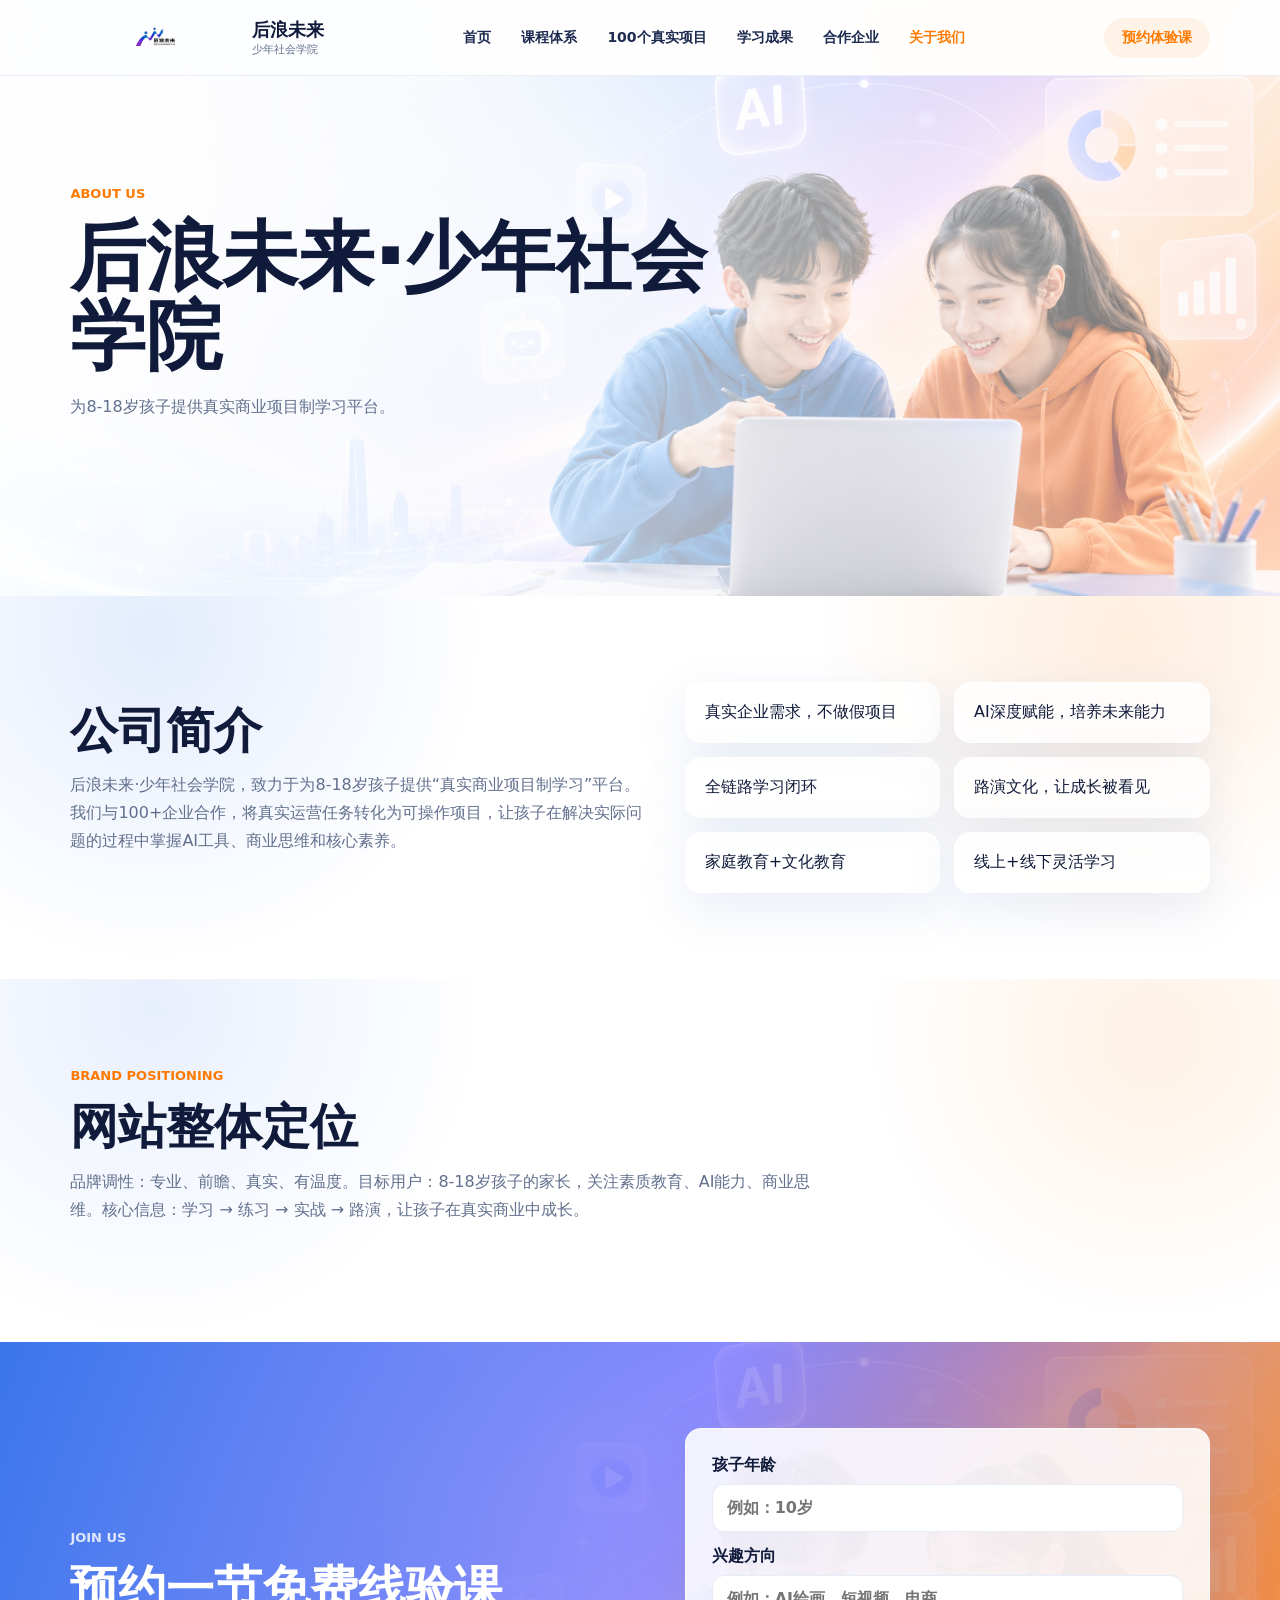
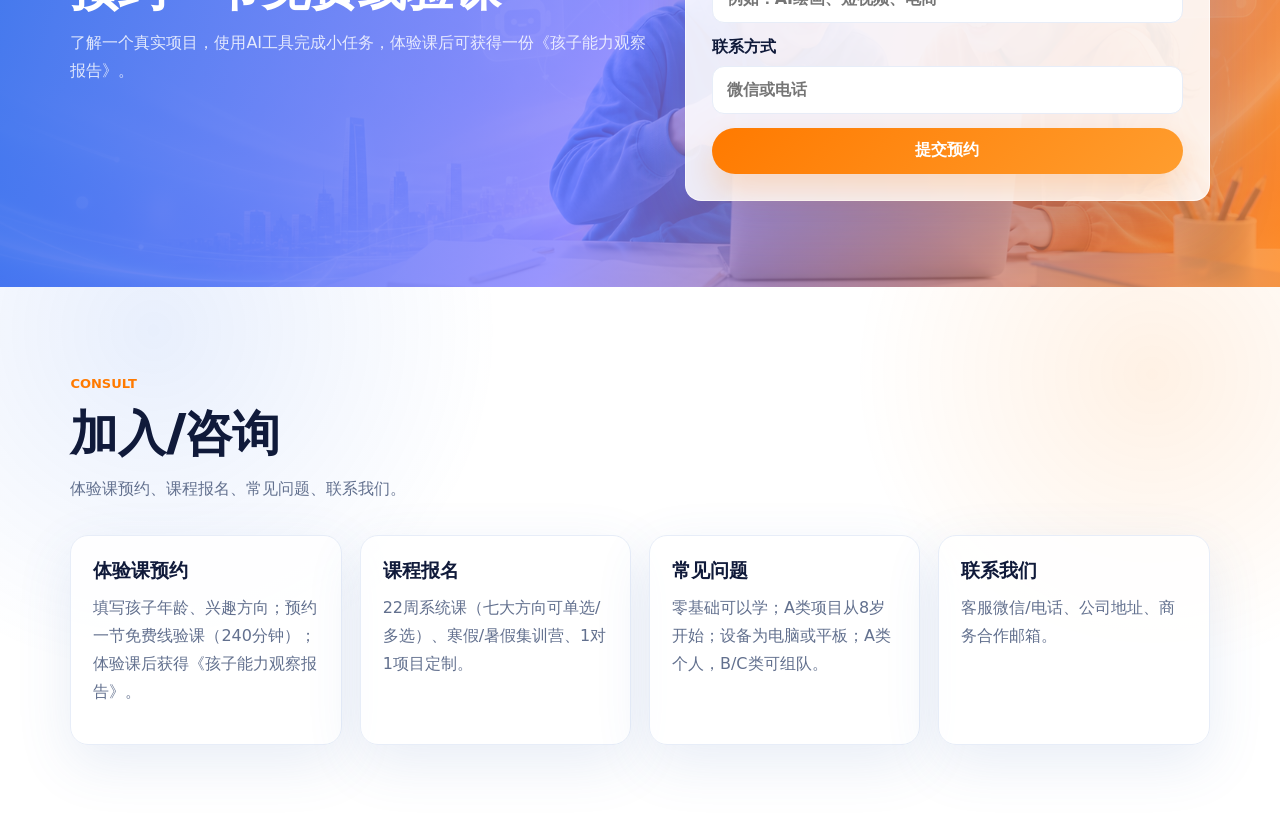
<file: about.html>
﻿<!doctype html>
<html lang="zh-CN">
  <head><meta charset="utf-8" /><meta name="viewport" content="width=device-width, initial-scale=1" /><title>关于我们 - 后浪未来</title><link rel="stylesheet" href="styles.css" /></head>
  <body>
    <header class="site-header"><a class="brand" href="index.html"><img class="brand-logo" src="logo-houlang.png" alt="后浪未来 Logo"><span><strong>后浪未来</strong><small>少年社会学院</small></span></a><nav class="main-nav"><a href="index.html">首页</a><a href="courses.html">课程体系</a><a href="projects.html">100个真实项目</a><a href="results.html">学习成果</a><a href="partners.html">合作企业</a><a href="about.html" class="active">关于我们</a></nav><a class="pill-link" href="#join">预约体验课</a></header>
    <main>
      <section class="page-hero page-hero--about"><div><p class="eyebrow">About Us</p><h1>后浪未来·少年社会学院</h1><p>为8-18岁孩子提供真实商业项目制学习平台。</p></div></section>
      <section class="about-stage">
        <div><h2>公司简介</h2><p>后浪未来·少年社会学院，致力于为8-18岁孩子提供“真实商业项目制学习”平台。我们与100+企业合作，将真实运营任务转化为可操作项目，让孩子在解决实际问题的过程中掌握AI工具、商业思维和核心素养。</p></div>
        <div class="about-advantages"><span>真实企业需求，不做假项目</span><span>AI深度赋能，培养未来能力</span><span>全链路学习闭环</span><span>路演文化，让成长被看见</span><span>家庭教育+文化教育</span><span>线上+线下灵活学习</span></div>
      </section>
      <section class="consult-section">
        <div class="band-head"><p class="eyebrow">Brand Positioning</p><h2>网站整体定位</h2><p>品牌调性：专业、前瞻、真实、有温度。目标用户：8-18岁孩子的家长，关注素质教育、AI能力、商业思维。核心信息：学习 → 练习 → 实战 → 路演，让孩子在真实商业中成长。</p></div>
      </section>
      <section id="join" class="join-page">
        <div><p class="eyebrow">Join Us</p><h2>预约一节免费线验课</h2><p>了解一个真实项目，使用AI工具完成小任务，体验课后可获得一份《孩子能力观察报告》。</p></div>
        <form class="lead-form"><label>孩子年龄<input type="text" placeholder="例如：10岁"></label><label>兴趣方向<input type="text" placeholder="例如：AI绘画、短视频、电商"></label><label>联系方式<input type="text" placeholder="微信或电话"></label><button type="button">提交预约</button></form>
      </section>
      <section class="consult-section">
        <div class="band-head"><p class="eyebrow">Consult</p><h2>加入/咨询</h2><p>体验课预约、课程报名、常见问题、联系我们。</p></div>
        <div class="consult-grid">
          <article><h3>体验课预约</h3><p>填写孩子年龄、兴趣方向；预约一节免费线验课（240分钟）；体验课后获得《孩子能力观察报告》。</p></article>
          <article><h3>课程报名</h3><p>22周系统课（七大方向可单选/多选）、寒假/暑假集训营、1对1项目定制。</p></article>
          <article><h3>常见问题</h3><p>零基础可以学；A类项目从8岁开始；设备为电脑或平板；A类个人，B/C类可组队。</p></article>
          <article><h3>联系我们</h3><p>客服微信/电话、公司地址、商务合作邮箱。</p></article>
        </div>
      </section>
    </main>
  </body>
</html>
</file>
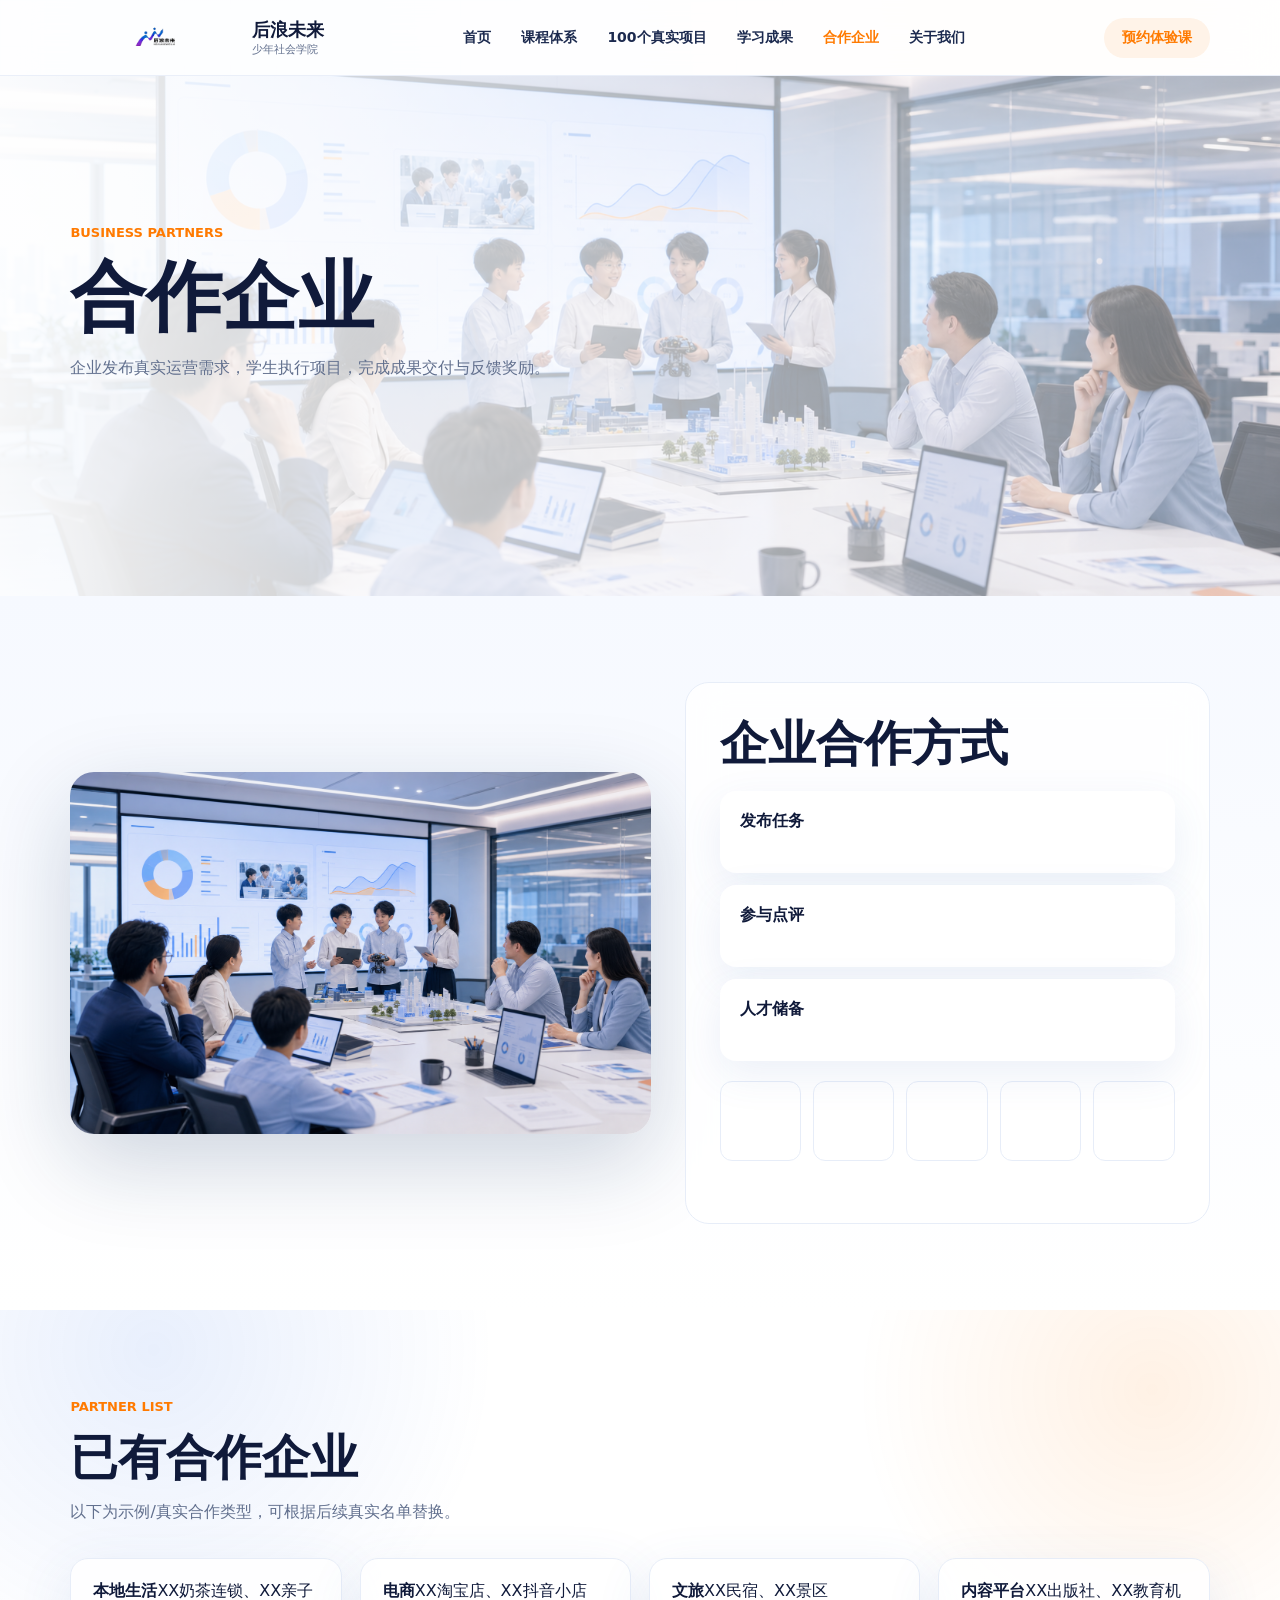
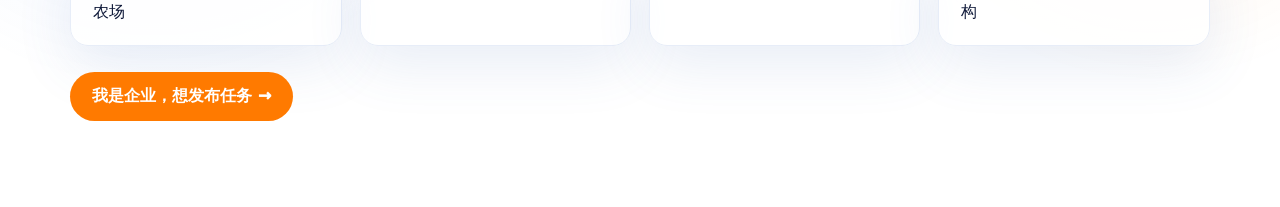
<file: partners.html>
﻿<!doctype html>
<html lang="zh-CN">
  <head><meta charset="utf-8" /><meta name="viewport" content="width=device-width, initial-scale=1" /><title>合作企业 - 后浪未来</title><link rel="stylesheet" href="styles.css" /></head>
  <body>
    <header class="site-header"><a class="brand" href="index.html"><img class="brand-logo" src="logo-houlang.png" alt="后浪未来 Logo"><span><strong>后浪未来</strong><small>少年社会学院</small></span></a><nav class="main-nav"><a href="index.html">首页</a><a href="courses.html">课程体系</a><a href="projects.html">100个真实项目</a><a href="results.html">学习成果</a><a href="partners.html" class="active">合作企业</a><a href="about.html">关于我们</a></nav><a class="pill-link" href="about.html#join">预约体验课</a></header>
    <main>
      <section class="page-hero page-hero--partners"><div><p class="eyebrow">Business Partners</p><h1>合作企业</h1><p>企业发布真实运营需求，学生执行项目，完成成果交付与反馈奖励。</p></div></section>
      <section class="partner-stage">
        <img src="section-partners.png" alt="企业合作">
        <div class="partner-glass">
          <h2>企业合作方式</h2>
          <div class="partner-methods"><article><b>发布任务</b><span>企业发布真实运营需求，获得低成本解决方案。</span></article><article><b>参与点评</b><span>企业导师参与项目指导，提升品牌影响力。</span></article><article><b>人才储备</b><span>提前发现优秀的未来运营人才。</span></article></div>
          <div class="partner-flow"><span>提交需求</span><span>项目拆解</span><span>学生执行</span><span>成果交付</span><span>反馈奖励</span></div>
        </div>
      </section>
      <section class="partner-list-section">
        <div class="band-head"><p class="eyebrow">Partner List</p><h2>已有合作企业</h2><p>以下为示例/真实合作类型，可根据后续真实名单替换。</p></div>
        <div class="partner-category-grid">
          <article><b>本地生活</b><span>XX奶茶连锁、XX亲子农场</span></article>
          <article><b>电商</b><span>XX淘宝店、XX抖音小店</span></article>
          <article><b>文旅</b><span>XX民宿、XX景区</span></article>
          <article><b>内容平台</b><span>XX出版社、XX教育机构</span></article>
        </div>
        <a class="partner-submit" href="about.html#join">我是企业，想发布任务 →</a>
      </section>
    </main>
  </body>
</html>
</file>
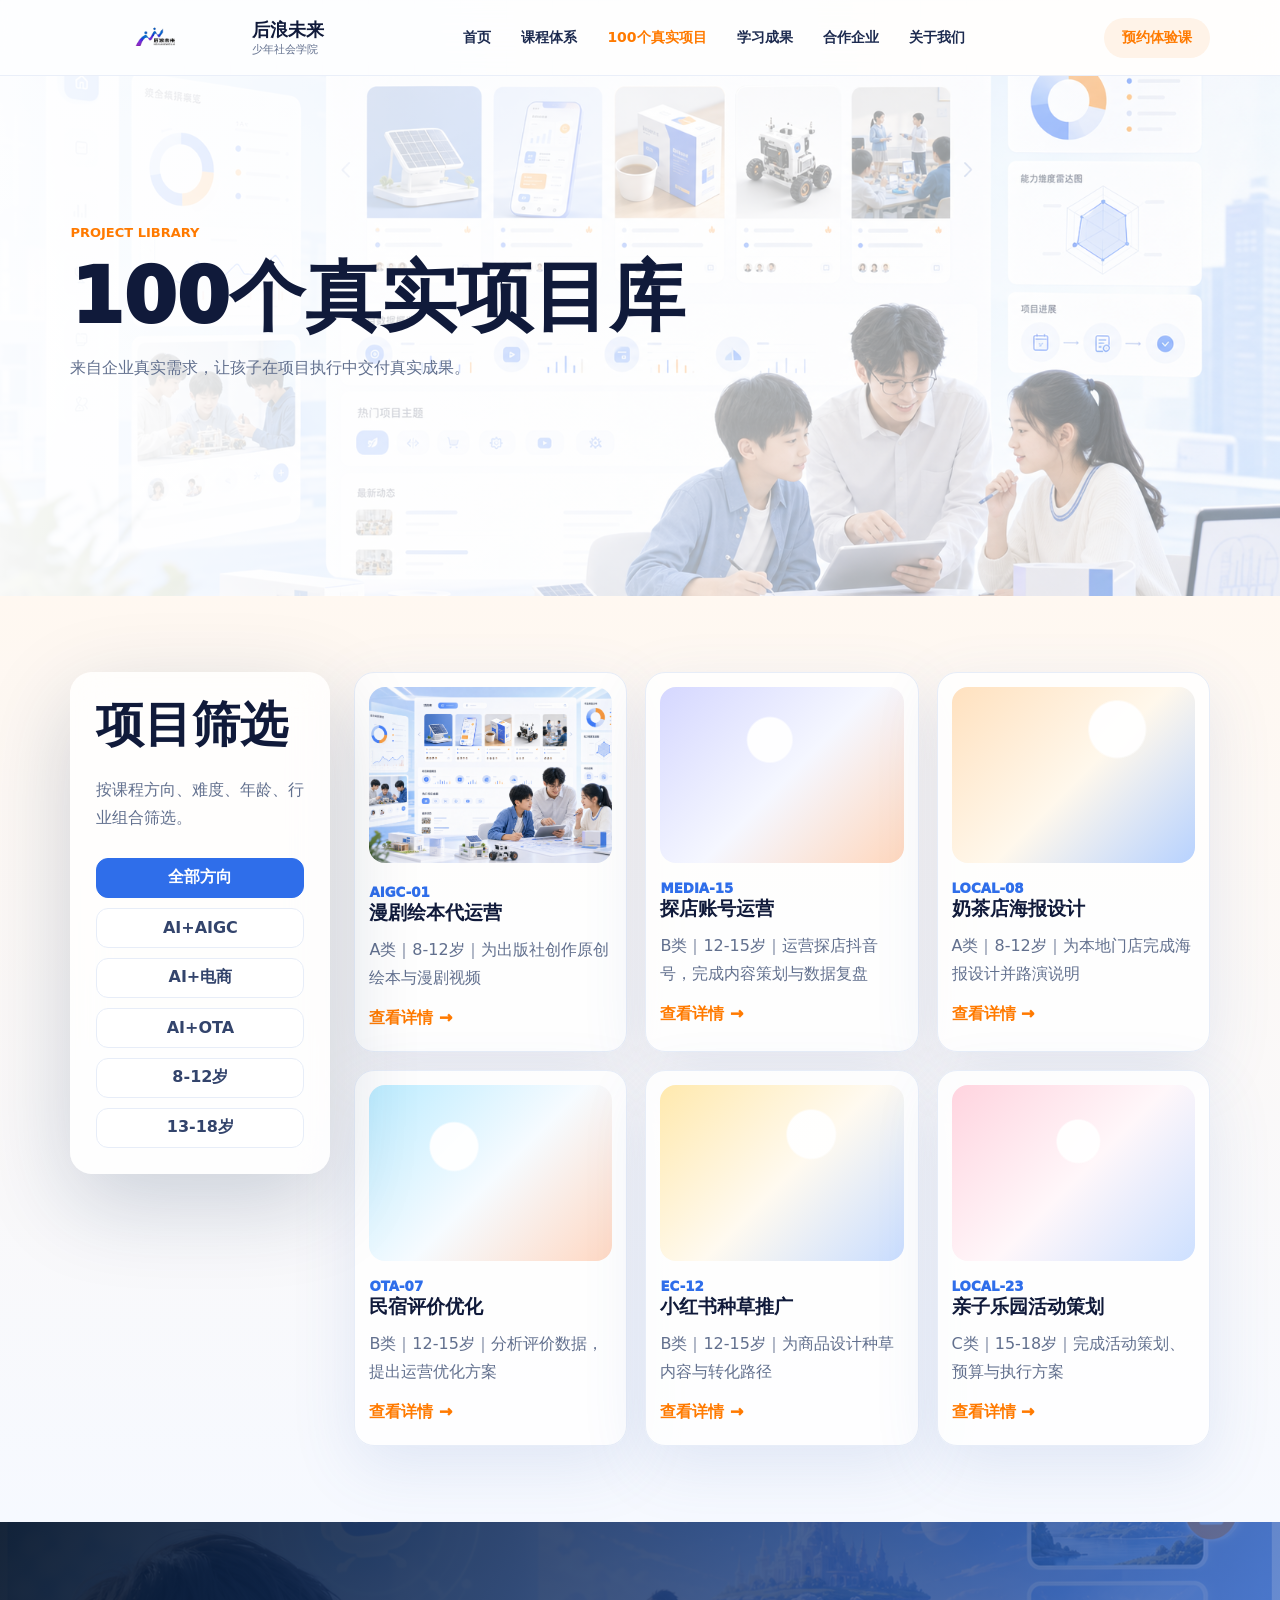
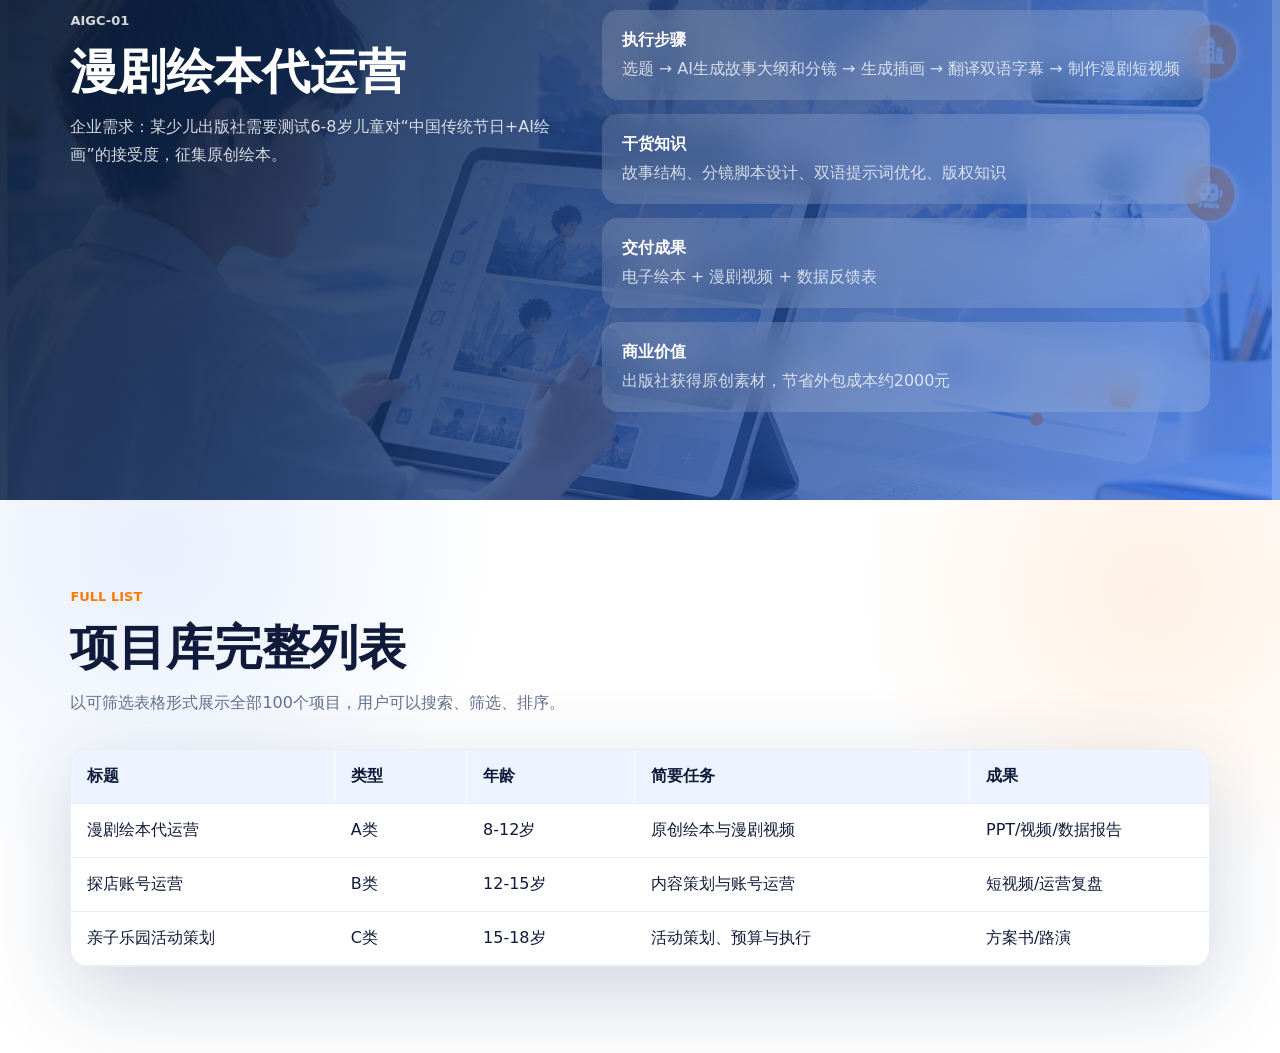
<file: projects.html>
﻿<!doctype html>
<html lang="zh-CN">
  <head><meta charset="utf-8" /><meta name="viewport" content="width=device-width, initial-scale=1" /><title>100个真实项目 - 后浪未来</title><link rel="stylesheet" href="styles.css" /></head>
  <body>
    <header class="site-header">
      <a class="brand" href="index.html"><img class="brand-logo" src="logo-houlang.png" alt="后浪未来 Logo"><span><strong>后浪未来</strong><small>少年社会学院</small></span></a>
      <nav class="main-nav"><a href="index.html">首页</a><a href="courses.html">课程体系</a><a href="projects.html" class="active">100个真实项目</a><a href="results.html">学习成果</a><a href="partners.html">合作企业</a><a href="about.html">关于我们</a></nav>
      <a class="pill-link" href="about.html#join">预约体验课</a>
    </header>
    <main>
      <section class="page-hero page-hero--projects">
        <div><p class="eyebrow">Project Library</p><h1>100个真实项目库</h1><p>来自企业真实需求，让孩子在项目执行中交付真实成果。</p></div>
      </section>
      <section class="project-experience">
        <aside>
          <h2>项目筛选</h2>
          <p>按课程方向、难度、年龄、行业组合筛选。</p>
          <button class="filter active" type="button">全部方向</button><button class="filter" type="button">AI+AIGC</button><button class="filter" type="button">AI+电商</button><button class="filter" type="button">AI+OTA</button><button class="filter" type="button">8-12岁</button><button class="filter" type="button">13-18岁</button>
        </aside>
        <div class="project-showcase">
          <article><img src="section-projects.png" alt="漫剧绘本代运营"><small>AIGC-01</small><h3>漫剧绘本代运营</h3><p>A类｜8-12岁｜为出版社创作原创绘本与漫剧视频</p><a href="#project-detail">查看详情 →</a></article>
          <article><div class="project-thumb purple"></div><small>MEDIA-15</small><h3>探店账号运营</h3><p>B类｜12-15岁｜运营探店抖音号，完成内容策划与数据复盘</p><a href="#project-detail">查看详情 →</a></article>
          <article><div class="project-thumb orange"></div><small>LOCAL-08</small><h3>奶茶店海报设计</h3><p>A类｜8-12岁｜为本地门店完成海报设计并路演说明</p><a href="#project-detail">查看详情 →</a></article>
          <article><div class="project-thumb cyan"></div><small>OTA-07</small><h3>民宿评价优化</h3><p>B类｜12-15岁｜分析评价数据，提出运营优化方案</p><a href="#project-detail">查看详情 →</a></article>
          <article><div class="project-thumb gold"></div><small>EC-12</small><h3>小红书种草推广</h3><p>B类｜12-15岁｜为商品设计种草内容与转化路径</p><a href="#project-detail">查看详情 →</a></article>
          <article><div class="project-thumb pink"></div><small>LOCAL-23</small><h3>亲子乐园活动策划</h3><p>C类｜15-18岁｜完成活动策划、预算与执行方案</p><a href="#project-detail">查看详情 →</a></article>
        </div>
      </section>
      <section id="project-detail" class="project-detail-page">
        <div class="detail-copy">
          <p class="eyebrow">AIGC-01</p>
          <h2>漫剧绘本代运营</h2>
          <p>企业需求：某少儿出版社需要测试6-8岁儿童对“中国传统节日+AI绘画”的接受度，征集原创绘本。</p>
        </div>
        <div class="detail-steps">
          <article><b>执行步骤</b><span>选题 → AI生成故事大纲和分镜 → 生成插画 → 翻译双语字幕 → 制作漫剧短视频</span></article>
          <article><b>干货知识</b><span>故事结构、分镜脚本设计、双语提示词优化、版权知识</span></article>
          <article><b>交付成果</b><span>电子绘本 + 漫剧视频 + 数据反馈表</span></article>
          <article><b>商业价值</b><span>出版社获得原创素材，节省外包成本约2000元</span></article>
        </div>
      </section>

      <section class="full-project-list">
        <div class="band-head"><p class="eyebrow">Full List</p><h2>项目库完整列表</h2><p>以可筛选表格形式展示全部100个项目，用户可以搜索、筛选、排序。</p></div>
        <div class="project-table">
          <div><b>标题</b><b>类型</b><b>年龄</b><b>简要任务</b><b>成果</b></div>
          <div><span>漫剧绘本代运营</span><span>A类</span><span>8-12岁</span><span>原创绘本与漫剧视频</span><span>PPT/视频/数据报告</span></div>
          <div><span>探店账号运营</span><span>B类</span><span>12-15岁</span><span>内容策划与账号运营</span><span>短视频/运营复盘</span></div>
          <div><span>亲子乐园活动策划</span><span>C类</span><span>15-18岁</span><span>活动策划、预算与执行</span><span>方案书/路演</span></div>
        </div>
      </section>
    </main>
  </body>
</html>
</file>
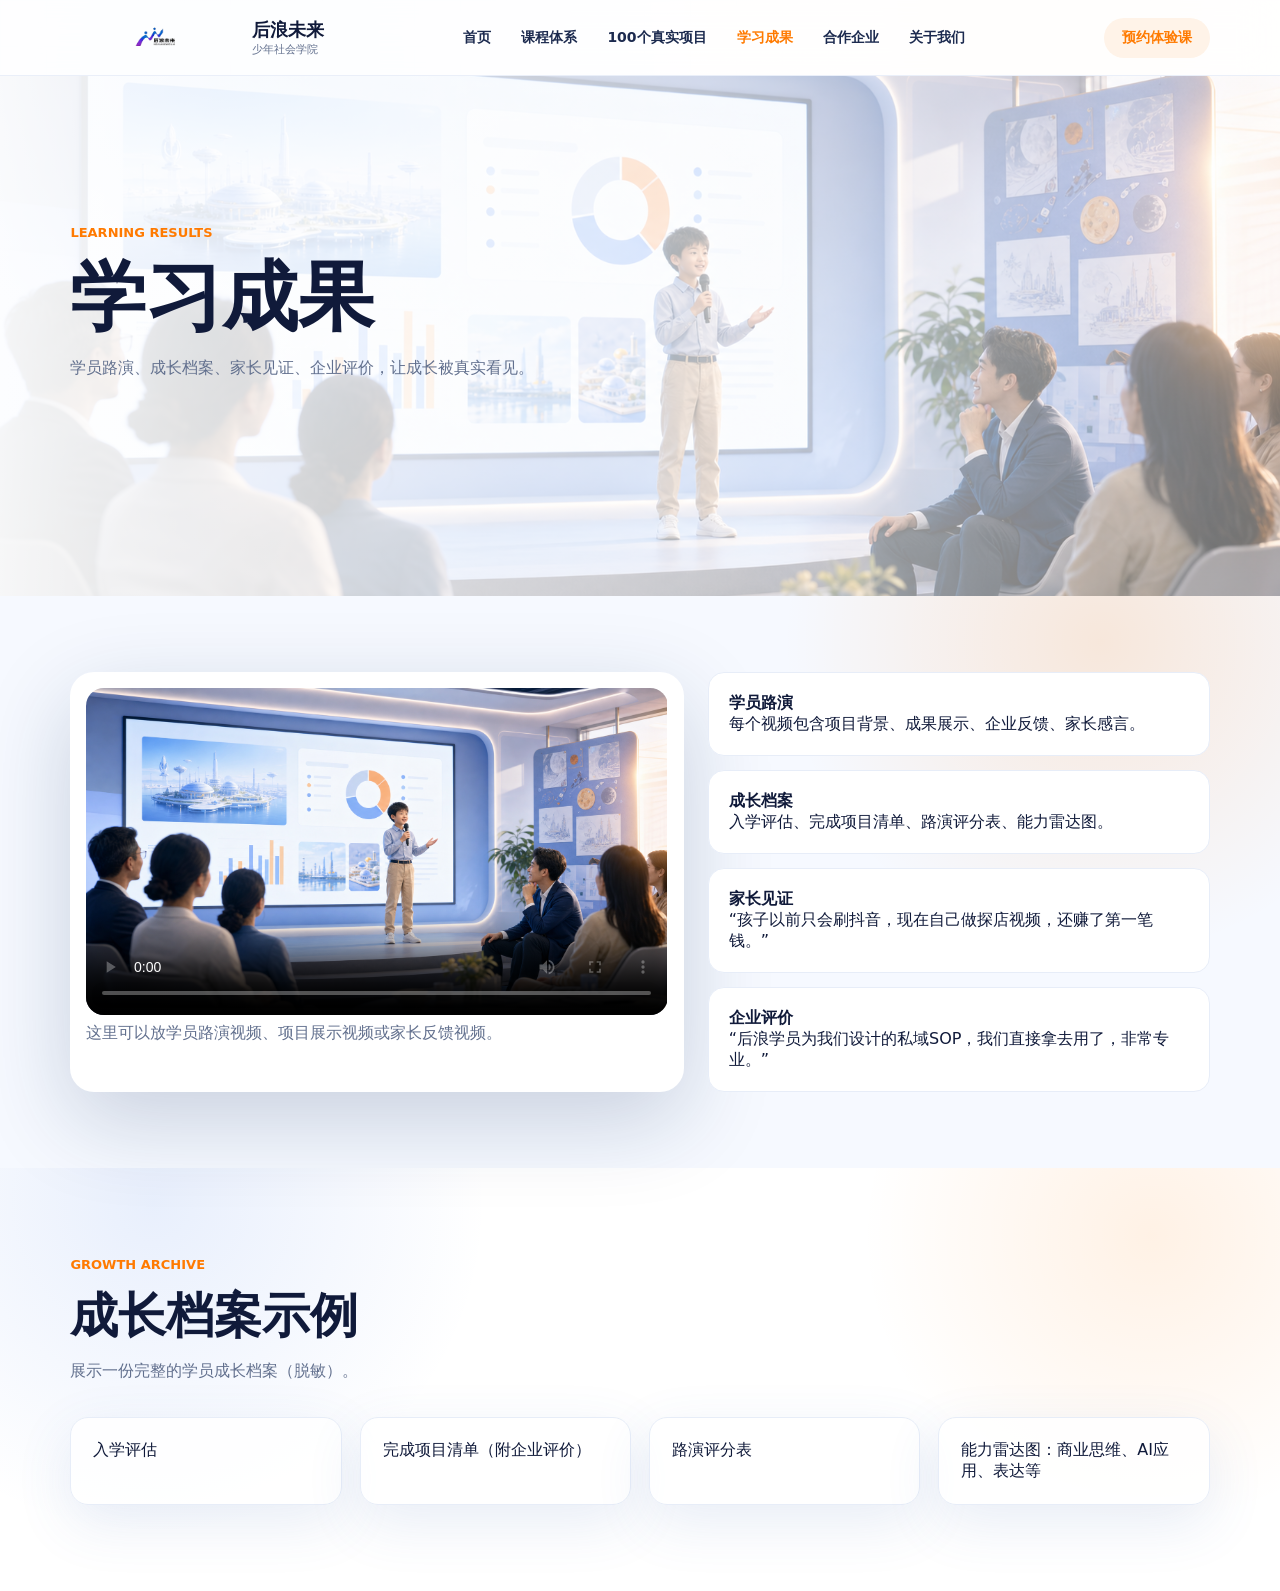
<file: results.html>
﻿<!doctype html>
<html lang="zh-CN">
  <head><meta charset="utf-8" /><meta name="viewport" content="width=device-width, initial-scale=1" /><title>学习成果 - 后浪未来</title><link rel="stylesheet" href="styles.css" /></head>
  <body>
    <header class="site-header"><a class="brand" href="index.html"><img class="brand-logo" src="logo-houlang.png" alt="后浪未来 Logo"><span><strong>后浪未来</strong><small>少年社会学院</small></span></a><nav class="main-nav"><a href="index.html">首页</a><a href="courses.html">课程体系</a><a href="projects.html">100个真实项目</a><a href="results.html" class="active">学习成果</a><a href="partners.html">合作企业</a><a href="about.html">关于我们</a></nav><a class="pill-link" href="about.html#join">预约体验课</a></header>
    <main>
      <section class="page-hero page-hero--results"><div><p class="eyebrow">Learning Results</p><h1>学习成果</h1><p>学员路演、成长档案、家长见证、企业评价，让成长被真实看见。</p></div></section>
      <section class="results-theater">
        <div class="stage-video"><video controls poster="section-results.png"><source src="" type="video/mp4"></video><p>这里可以放学员路演视频、项目展示视频或家长反馈视频。</p></div>
        <div class="result-cards">
          <article><b>学员路演</b><span>每个视频包含项目背景、成果展示、企业反馈、家长感言。</span></article>
          <article><b>成长档案</b><span>入学评估、完成项目清单、路演评分表、能力雷达图。</span></article>
          <article><b>家长见证</b><span>“孩子以前只会刷抖音，现在自己做探店视频，还赚了第一笔钱。”</span></article>
          <article><b>企业评价</b><span>“后浪学员为我们设计的私域SOP，我们直接拿去用了，非常专业。”</span></article>
        </div>
      </section>
      <section class="archive-section">
        <div class="band-head"><p class="eyebrow">Growth Archive</p><h2>成长档案示例</h2><p>展示一份完整的学员成长档案（脱敏）。</p></div>
        <div class="archive-grid"><span>入学评估</span><span>完成项目清单（附企业评价）</span><span>路演评分表</span><span>能力雷达图：商业思维、AI应用、表达等</span></div>
      </section>
    </main>
  </body>
</html>
</file>
<file: styles.css>
:root {
  color-scheme: light;
  --ink: #101a3a;
  --muted: #62708e;
  --blue: #2f6eea;
  --blue-2: #79aaff;
  --orange: #ff7a00;
  --orange-2: #ffb36b;
  --line: #e7edf8;
  --pale: #f5f8ff;
  --card: rgba(255, 255, 255, 0.9);
  --shadow: 0 22px 70px rgba(66, 108, 185, 0.16);
  --deep-shadow: 0 28px 90px rgba(16, 44, 92, 0.2);
  font-family:
    "Alibaba PuHuiTi", "Source Han Sans SC", "Microsoft YaHei UI",
    "Microsoft YaHei", "PingFang SC", system-ui, sans-serif;
}

* {
  box-sizing: border-box;
}

html {
  scroll-behavior: auto;
}

body {
  margin: 0;
  color: var(--ink);
  background:
    linear-gradient(rgba(47, 110, 234, 0.045) 1px, transparent 1px),
    linear-gradient(90deg, rgba(47, 110, 234, 0.045) 1px, transparent 1px),
    radial-gradient(circle at 18% 4%, rgba(47, 110, 234, 0.12), transparent 34%),
    radial-gradient(circle at 82% 0%, rgba(255, 122, 0, 0.1), transparent 28%),
    #ffffff;
  background-size: 46px 46px, 46px 46px, auto, auto, auto;
}

a {
  color: inherit;
  text-decoration: none;
}

button,
input {
  font: inherit;
}

.site-header {
  position: sticky;
  top: 0;
  z-index: 20;
  display: grid;
  grid-template-columns: auto 1fr auto;
  align-items: center;
  gap: 26px;
  min-height: 76px;
  padding: 0 5.5vw;
  background: rgba(255, 255, 255, 0.9);
  border-bottom: 1px solid rgba(231, 237, 248, 0.86);
  backdrop-filter: blur(18px);
}

.brand {
  display: inline-flex;
  align-items: center;
  gap: 10px;
  min-width: max-content;
}

.brand-logo {
  display: block;
  width: 172px;
  height: 58px;
  object-fit: contain;
}

.brand-mark {
  display: grid;
  place-items: center;
  width: 38px;
  height: 38px;
  border-radius: 50%;
  color: #ffffff;
  background: linear-gradient(135deg, #1f66e5, #7fb2ff);
  font-size: 12px;
  font-weight: 900;
}

.brand strong,
.brand small {
  display: block;
}

.brand strong {
  font-size: 18px;
  letter-spacing: 0;
  font-weight: 950;
}

.brand small {
  color: var(--muted);
  font-size: 11px;
}

.main-nav {
  display: flex;
  align-items: center;
  justify-content: center;
  gap: 10px;
  color: #1c2a4f;
  font-size: 14px;
  font-weight: 700;
}

.main-nav > a,
.nav-item > a {
  display: inline-flex;
  align-items: center;
  min-height: 38px;
  padding: 0 10px;
  border-radius: 999px;
}

.main-nav a:hover,
.main-nav a:focus-visible,
.nav-item:hover > a {
  color: var(--orange);
  background: rgba(255, 122, 0, 0.08);
}

.nav-item {
  position: relative;
}

.submenu {
  position: absolute;
  top: calc(100% + 8px);
  left: 50%;
  display: none;
  min-width: 160px;
  padding: 8px;
  border: 1px solid var(--line);
  border-radius: 14px;
  background: #ffffff;
  box-shadow: var(--shadow);
  transform: translateX(-50%);
}

.nav-item:hover .submenu,
.nav-item:focus-within .submenu {
  display: grid;
}

.submenu a {
  padding: 10px 12px;
  border-radius: 10px;
  color: var(--muted);
}

.pill-link {
  min-width: max-content;
  padding: 11px 18px;
  border-radius: 999px;
  color: var(--orange);
  background: #fff3e8;
  font-weight: 800;
  font-size: 14px;
}

.hero {
  position: relative;
  display: grid;
  align-items: center;
  min-height: calc(100vh - 76px);
  padding: 72px 5.5vw 112px;
  overflow: hidden;
  background:
    linear-gradient(90deg, rgba(255, 255, 255, 0.98) 0%, rgba(247, 250, 255, 0.84) 36%, rgba(255, 255, 255, 0.08) 72%),
    linear-gradient(180deg, rgba(255, 255, 255, 0.02), rgba(238, 245, 255, 0.96)),
    url("hero-students.png") center / cover;
}

.hero::after {
  content: "";
  position: absolute;
  right: 5vw;
  bottom: 54px;
  width: min(520px, 42vw);
  height: 120px;
  border-radius: 999px;
  background: linear-gradient(90deg, rgba(47, 110, 234, 0.3), rgba(255, 122, 0, 0.22));
  filter: blur(42px);
  opacity: 0.8;
}

.hero-copy {
  position: relative;
  z-index: 2;
  max-width: 760px;
  padding: 42px 0;
}

.eyebrow {
  margin: 0 0 12px;
  color: var(--orange);
  font-size: 13px;
  font-weight: 900;
  letter-spacing: 0;
  text-transform: uppercase;
}

h1,
h2,
h3,
p {
  margin-top: 0;
}

h1 {
  max-width: 680px;
  margin-bottom: 18px;
  font-size: clamp(42px, 6.5vw, 82px);
  line-height: 1.04;
  letter-spacing: 0;
  font-weight: 950;
}

h2 {
  margin-bottom: 14px;
  font-size: clamp(30px, 4vw, 48px);
  line-height: 1.12;
  letter-spacing: 0;
  font-weight: 950;
}

h3 {
  margin-bottom: 10px;
  font-size: 19px;
  font-weight: 950;
}

p {
  color: var(--muted);
  line-height: 1.75;
}

.hero-text {
  max-width: 620px;
  color: #425272;
  font-size: 18px;
}

.hero-actions {
  display: flex;
  flex-wrap: wrap;
  gap: 14px;
  margin-top: 32px;
}

.btn,
.lead-form button,
.filter {
  display: inline-flex;
  align-items: center;
  justify-content: center;
  min-height: 46px;
  padding: 0 22px;
  border: 0;
  border-radius: 999px;
  font-weight: 900;
  cursor: pointer;
}

.btn-primary,
.lead-form button {
  color: #ffffff;
  background: linear-gradient(135deg, var(--orange), #ff9d2e);
  box-shadow: 0 16px 32px rgba(255, 122, 0, 0.22);
}

.btn-soft {
  color: var(--blue);
  background: #ffffff;
}

.stats {
  position: relative;
  z-index: 5;
  display: grid;
  grid-template-columns: repeat(4, 1fr);
  gap: 1px;
  width: min(1180px, 89vw);
  margin: -54px auto 44px;
  overflow: hidden;
  border: 1px solid var(--line);
  border-radius: 18px;
  background: rgba(255, 255, 255, 0.68);
  box-shadow: var(--deep-shadow);
  backdrop-filter: blur(18px);
}

.stats article {
  display: grid;
  grid-template-columns: auto auto;
  grid-template-rows: auto auto;
  column-gap: 18px;
  align-content: center;
  justify-content: center;
  min-height: 118px;
  background: rgba(255, 255, 255, 0.92);
}

.stat-icon {
  grid-row: 1 / 3;
  display: grid;
  place-items: center;
  width: 54px;
  height: 54px;
  border-radius: 14px;
  color: #ffffff;
  background: linear-gradient(135deg, #2f6eea, #a58bff 58%, #ff9d2e);
  box-shadow: 0 12px 26px rgba(47, 110, 234, 0.24);
}

.stats strong {
  color: var(--orange);
  font-size: 31px;
  line-height: 1;
}

.stats span {
  color: var(--muted);
  font-size: 14px;
}

.home-dashboard {
  display: grid;
  grid-template-columns: 1.08fr 1.18fr 1fr 1fr;
  gap: 18px;
  padding: 0 5.5vw 16px;
  margin-top: -18px;
}

.dashboard-card {
  min-height: 250px;
  padding: 24px;
  border: 1px solid rgba(231, 237, 248, 0.88);
  border-radius: 16px;
  background: rgba(255, 255, 255, 0.76);
  box-shadow: 0 18px 60px rgba(66, 108, 185, 0.13);
  backdrop-filter: blur(18px);
}

.dashboard-card h2 {
  margin-bottom: 6px;
  font-size: 22px;
}

.dashboard-card p {
  margin-bottom: 16px;
  font-size: 14px;
}

.mini-course-grid {
  display: grid;
  grid-template-columns: repeat(2, 1fr);
  gap: 10px;
  margin-bottom: 18px;
}

.mini-course-grid a,
.partner-mini span {
  display: grid;
  place-items: center;
  min-height: 42px;
  padding: 8px;
  border: 1px solid var(--line);
  border-radius: 10px;
  background: #ffffff;
  color: #263966;
  font-size: 13px;
  font-weight: 850;
}

.dashboard-card--wide {
  display: grid;
  gap: 14px;
}

.mini-project {
  display: grid;
  grid-template-columns: 116px 1fr;
  gap: 16px;
  align-items: center;
  padding: 12px;
  border-radius: 14px;
  background: rgba(255, 248, 241, 0.78);
}

.mini-project img,
.dashboard-image {
  width: 100%;
  border-radius: 12px;
  object-fit: cover;
}

.mini-project img {
  aspect-ratio: 4 / 3;
}

.mini-project strong,
.mini-project span,
.mini-project small {
  display: block;
}

.mini-project strong {
  margin-bottom: 8px;
  color: var(--ink);
}

.mini-project span,
.mini-project small {
  color: var(--muted);
  font-size: 12px;
}

.dashboard-image {
  aspect-ratio: 16 / 9;
  margin-bottom: 16px;
}

.partner-mini {
  display: grid;
  grid-template-columns: repeat(2, 1fr);
  gap: 12px;
  margin-bottom: 22px;
}

.home-cta {
  display: grid;
  grid-template-columns: 1fr auto;
  gap: 24px;
  align-items: center;
  margin: 12px 5.5vw 34px;
  padding: 32px 42px;
  border-radius: 16px;
  color: #ffffff;
  background:
    linear-gradient(100deg, rgba(47, 110, 234, 0.96), rgba(123, 117, 255, 0.78) 52%, rgba(255, 122, 0, 0.76)),
    radial-gradient(circle at 22% 30%, rgba(255, 255, 255, 0.24), transparent 26%);
  box-shadow: var(--deep-shadow);
}

.home-cta h2 {
  margin-bottom: 8px;
  font-size: 30px;
}

.home-cta p {
  margin: 0;
  color: rgba(255, 255, 255, 0.82);
}

.btn-light {
  color: var(--ink);
  background: #ffffff;
}

.section {
  position: relative;
  padding: 86px 5.5vw;
}

.pale {
  background:
    radial-gradient(circle at 10% 12%, rgba(47, 110, 234, 0.11), transparent 28%),
    radial-gradient(circle at 92% 24%, rgba(255, 122, 0, 0.1), transparent 24%),
    linear-gradient(180deg, rgba(245, 248, 255, 0.62), rgba(245, 248, 255, 0.96));
}

.section:not(.pale)::before {
  content: "";
  position: absolute;
  inset: 0;
  z-index: -1;
  background:
    radial-gradient(circle at 90% 10%, rgba(47, 110, 234, 0.08), transparent 30%),
    radial-gradient(circle at 8% 80%, rgba(255, 122, 0, 0.06), transparent 26%);
}

.section-heading {
  max-width: 760px;
  margin: 0 auto 36px;
  text-align: center;
}

.section-heading.split {
  display: flex;
  align-items: end;
  justify-content: space-between;
  gap: 24px;
  max-width: none;
  text-align: left;
}

.section-heading.split > div {
  max-width: 680px;
}

.feature-section {
  display: grid;
  grid-template-columns: minmax(0, 0.9fr) minmax(360px, 1.1fr);
  gap: 42px;
  align-items: center;
}

.feature-section--reverse .feature-copy {
  order: 2;
}

.feature-section--reverse .feature-image {
  order: 1;
}

.feature-section > .course-strip,
.feature-section > .flow-card,
.feature-section > .filter-bar,
.feature-section > .project-grid,
.feature-section > .culture-grid,
.feature-section > .result-layout,
.feature-section > .partner-flow,
.feature-section > .logo-wall {
  grid-column: 1 / -1;
}

.feature-copy {
  max-width: 640px;
}

.feature-copy .text-link {
  display: inline-flex;
  margin-top: 10px;
}

.feature-image {
  overflow: hidden;
  border: 1px solid rgba(231, 237, 248, 0.86);
  border-radius: 24px;
  background: #ffffff;
  box-shadow: var(--deep-shadow);
}

.feature-image img {
  display: block;
  width: 100%;
  aspect-ratio: 16 / 10;
  object-fit: cover;
}

.text-link,
.project-card a {
  color: var(--blue);
  font-weight: 900;
}

.value-grid,
.path-grid,
.advantage-grid {
  display: grid;
  grid-template-columns: repeat(3, 1fr);
  gap: 18px;
}

.value-grid article,
.path-grid article {
  min-height: 205px;
  padding: 30px;
  border: 1px solid var(--line);
  border-radius: 14px;
  background: var(--card);
  box-shadow: 0 14px 40px rgba(66, 108, 185, 0.08);
}

.icon {
  display: grid;
  place-items: center;
  width: 48px;
  height: 48px;
  margin-bottom: 28px;
  border-radius: 16px;
  color: var(--blue);
  background: #edf4ff;
  font-weight: 900;
}

.course-strip {
  display: grid;
  grid-template-columns: repeat(4, 1fr);
  gap: 18px;
}

.course-card {
  display: grid;
  align-content: start;
  min-height: 286px;
  padding: 12px 12px 18px;
  border: 1px solid var(--line);
  border-radius: 16px;
  background: rgba(255, 255, 255, 0.88);
  box-shadow: 0 16px 48px rgba(66, 108, 185, 0.1);
  transition: transform 180ms ease, box-shadow 180ms ease, border-color 180ms ease;
}

.course-card:hover,
.course-card:focus-visible {
  border-color: rgba(255, 122, 0, 0.45);
  box-shadow: var(--deep-shadow);
  transform: translateY(-4px);
}

.course-card img {
  width: 100%;
  aspect-ratio: 4 / 3;
  margin-bottom: 16px;
  border-radius: 12px;
  object-fit: cover;
}

.course-card span {
  margin-bottom: 8px;
  color: var(--blue);
  font-size: 12px;
  font-weight: 900;
}

.course-card strong {
  font-size: 18px;
}

.course-card small {
  color: var(--muted);
  line-height: 1.5;
}

.flow-card {
  width: min(760px, 100%);
  margin: 36px auto 0;
  padding: 30px;
  border: 1px solid var(--line);
  border-radius: 14px;
  background: rgba(255, 255, 255, 0.7);
  text-align: center;
}

.flow,
.partner-flow {
  display: grid;
  grid-template-columns: repeat(4, 1fr);
  gap: 12px;
  margin-top: 18px;
}

.flow span,
.partner-flow span,
.logo-wall span,
.advantage-grid span,
.filter {
  border: 1px solid var(--line);
  border-radius: 12px;
  background: #ffffff;
  color: #33446c;
  font-weight: 800;
}

.flow span,
.partner-flow span {
  padding: 18px 10px;
}

.culture-grid,
.project-grid {
  display: grid;
  grid-template-columns: repeat(5, 1fr);
  gap: 18px;
}

.culture-section {
  overflow: hidden;
}

.culture-section::after {
  content: "";
  position: absolute;
  left: 5.5vw;
  top: 118px;
  z-index: -1;
  width: 360px;
  height: 360px;
  border-radius: 50%;
  background: radial-gradient(circle, rgba(255, 122, 0, 0.12), transparent 68%);
}

.culture-grid article,
.project-card {
  overflow: hidden;
  border: 1px solid var(--line);
  border-radius: 14px;
  background: #ffffff;
  box-shadow: 0 14px 42px rgba(66, 108, 185, 0.09);
}

.culture-grid article {
  padding: 16px;
}

.culture-grid article span,
.project-image {
  display: block;
  height: 142px;
  margin-bottom: 18px;
  border-radius: 10px;
  background:
    radial-gradient(circle at 72% 22%, rgba(255, 255, 255, 0.95) 0 9%, transparent 10%),
    radial-gradient(circle at 40% 78%, rgba(255, 180, 104, 0.24), transparent 26%),
    linear-gradient(135deg, #cce0ff, #eef6ff 45%, #ffd8af);
}

.filter-bar {
  display: flex;
  flex-wrap: wrap;
  gap: 10px;
  margin-bottom: 24px;
}

.filter {
  min-height: 40px;
  padding: 0 16px;
}

.filter.active {
  color: #ffffff;
  border-color: var(--blue);
  background: var(--blue);
}

.project-grid {
  grid-template-columns: repeat(3, 1fr);
}

.project-card {
  padding: 14px 14px 18px;
}

.project-card p {
  margin-bottom: 6px;
  color: #8190ad;
  font-size: 12px;
  font-weight: 900;
}

.project-card span {
  display: block;
  margin-bottom: 18px;
  color: var(--muted);
  font-size: 14px;
}

.blue {
  background:
    radial-gradient(circle at 58% 35%, rgba(255, 255, 255, 0.95) 0 11%, transparent 12%),
    linear-gradient(135deg, #bbd6ff, #f2f7ff 52%, #ffe0bd);
}

.purple {
  background:
    radial-gradient(circle at 45% 30%, rgba(255, 255, 255, 0.95) 0 12%, transparent 13%),
    linear-gradient(135deg, #d5d7ff, #f5f7ff 52%, #ffd7bd);
}

.orange {
  background:
    radial-gradient(circle at 68% 24%, rgba(255, 255, 255, 0.95) 0 13%, transparent 14%),
    linear-gradient(135deg, #ffe1bf, #fff8ec 52%, #b7d2ff);
}

.cyan {
  background:
    radial-gradient(circle at 35% 35%, rgba(255, 255, 255, 0.95) 0 12%, transparent 13%),
    linear-gradient(135deg, #bcecff, #f6fbff 52%, #ffd8c3);
}

.gold {
  background:
    radial-gradient(circle at 62% 28%, rgba(255, 255, 255, 0.95) 0 12%, transparent 13%),
    linear-gradient(135deg, #ffe9ae, #fffaf0 52%, #c9ddff);
}

.pink {
  background:
    radial-gradient(circle at 52% 32%, rgba(255, 255, 255, 0.95) 0 12%, transparent 13%),
    linear-gradient(135deg, #ffd4df, #fff7fa 52%, #cde0ff);
}

.detail-card,
.result-layout,
.about,
.cta-section {
  display: grid;
  grid-template-columns: minmax(0, 0.9fr) minmax(0, 1.1fr);
  gap: 36px;
  align-items: start;
}

.detail-card {
  padding: 36px;
  border: 1px solid var(--line);
  border-radius: 16px;
  background: linear-gradient(135deg, #ffffff, #f4f8ff);
  box-shadow: var(--shadow);
}

.detail-list {
  display: grid;
  gap: 10px;
}

.detail-list p {
  margin: 0;
  padding: 15px 18px;
  border-radius: 14px;
  background: #ffffff;
}

.video-card {
  overflow: hidden;
  padding: 14px;
  border: 1px solid var(--line);
  border-radius: 16px;
  background: #ffffff;
  box-shadow: var(--shadow);
}

.video-card video {
  width: 100%;
  aspect-ratio: 16 / 10;
  border-radius: 12px;
  object-fit: cover;
  background: #e9f1ff;
}

.video-card p {
  margin: 12px 6px 0;
}

.quote-list {
  display: grid;
  gap: 16px;
}

blockquote {
  margin: 0;
  padding: 24px;
  border: 1px solid var(--line);
  border-radius: 14px;
  background: #ffffff;
  color: #33446c;
  line-height: 1.75;
  box-shadow: 0 12px 35px rgba(66, 108, 185, 0.08);
}

.partner-flow {
  grid-template-columns: repeat(5, 1fr);
  margin: 0 0 28px;
}

.logo-wall {
  display: grid;
  grid-template-columns: repeat(6, 1fr);
  gap: 12px;
}

.logo-wall span,
.advantage-grid span {
  display: grid;
  place-items: center;
  min-height: 74px;
  padding: 12px;
  color: var(--muted);
}

.about {
  align-items: center;
}

.advantage-grid {
  grid-template-columns: repeat(2, 1fr);
}

.cta-section {
  align-items: center;
  color: #ffffff;
  background:
    linear-gradient(90deg, rgba(16, 26, 58, 0.78), rgba(47, 110, 234, 0.56)),
    url("hero-students.png") center / cover;
}

.cta-section .eyebrow,
.cta-section p {
  color: rgba(255, 255, 255, 0.84);
}

.lead-form {
  display: grid;
  gap: 14px;
  padding: 26px;
  border: 1px solid rgba(255, 255, 255, 0.58);
  border-radius: 16px;
  background: rgba(255, 255, 255, 0.88);
  box-shadow: var(--shadow);
}

.lead-form label {
  display: grid;
  gap: 8px;
  color: var(--ink);
  font-weight: 900;
}

.lead-form input {
  width: 100%;
  min-height: 48px;
  padding: 0 14px;
  border: 1px solid var(--line);
  border-radius: 12px;
  color: var(--ink);
  background: #ffffff;
}

.lead-form button {
  width: 100%;
}

.site-footer {
  display: grid;
  grid-template-columns: 2.1fr 1fr 1fr 1fr 1.25fr;
  gap: 34px;
  padding: 44px 5.5vw 28px;
  color: rgba(255, 255, 255, 0.82);
  background:
    radial-gradient(circle at 8% 0%, rgba(47, 110, 234, 0.24), transparent 32%),
    linear-gradient(135deg, #07172d, #091d36 52%, #06101f);
}

.site-footer .brand {
  color: #ffffff;
}

.site-footer .brand small,
.site-footer p,
.site-footer a {
  color: rgba(255, 255, 255, 0.68);
}

.site-footer h3 {
  margin: 0 0 14px;
  color: #ffffff;
  font-size: 15px;
}

.site-footer a {
  display: block;
  margin-bottom: 8px;
  font-size: 14px;
}

.footer-brand p {
  max-width: 340px;
  margin-top: 18px;
  font-size: 14px;
}

.social-links {
  display: flex;
  gap: 10px;
  margin-top: 16px;
}

.social-links span {
  display: grid;
  place-items: center;
  width: 38px;
  height: 38px;
  border-radius: 50%;
  background: rgba(255, 255, 255, 0.1);
  font-size: 12px;
}

.qr-placeholder {
  display: grid;
  place-items: center;
  width: 86px;
  height: 86px;
  margin-top: 12px;
  border-radius: 10px;
  color: #0b1a2f;
  background:
    linear-gradient(90deg, #111 10%, transparent 10% 20%, #111 20% 30%, transparent 30% 40%, #111 40% 50%, transparent 50% 60%, #111 60% 70%, transparent 70% 80%, #111 80% 90%, transparent 90%),
    #ffffff;
  background-size: 18px 18px;
  font-size: 12px;
  font-weight: 900;
}

.copyright {
  grid-column: 1 / -1;
  margin: 16px 0 0;
  text-align: center;
  font-size: 13px;
}

.pro-section {
  overflow: hidden;
  background:
    radial-gradient(circle at 12% 8%, rgba(47, 110, 234, 0.12), transparent 28%),
    radial-gradient(circle at 88% 20%, rgba(255, 122, 0, 0.1), transparent 24%),
    #ffffff;
}

.pro-section--blue {
  background:
    linear-gradient(rgba(47, 110, 234, 0.04) 1px, transparent 1px),
    linear-gradient(90deg, rgba(47, 110, 234, 0.04) 1px, transparent 1px),
    radial-gradient(circle at 84% 12%, rgba(116, 143, 255, 0.16), transparent 30%),
    #f6f9ff;
  background-size: 44px 44px, 44px 44px, auto, auto;
}

.pro-section--orange {
  background:
    radial-gradient(circle at 88% 8%, rgba(255, 122, 0, 0.16), transparent 28%),
    radial-gradient(circle at 8% 70%, rgba(47, 110, 234, 0.12), transparent 28%),
    linear-gradient(180deg, #fffaf5, #f7fbff);
}

.pro-head {
  width: min(780px, 100%);
  margin-bottom: 34px;
}

.pro-head h2 {
  margin-bottom: 12px;
}

.pro-feature,
.culture-panel,
.detail-hero,
.results-board,
.partners-layout,
.about-pro {
  display: grid;
  grid-template-columns: minmax(0, 0.96fr) minmax(360px, 1.04fr);
  gap: 34px;
  align-items: center;
}

.pro-feature,
.culture-panel,
.detail-hero,
.partners-layout,
.about-pro {
  padding: 28px;
  border: 1px solid rgba(231, 237, 248, 0.88);
  border-radius: 20px;
  background: rgba(255, 255, 255, 0.78);
  box-shadow: var(--deep-shadow);
  backdrop-filter: blur(18px);
}

.pro-feature img,
.culture-panel > img,
.detail-hero img,
.partners-layout > img {
  display: block;
  width: 100%;
  aspect-ratio: 16 / 10;
  border-radius: 16px;
  object-fit: cover;
}

.pro-feature__copy h3 {
  font-size: 30px;
}

.process-line {
  display: grid;
  grid-template-columns: repeat(4, 1fr);
  gap: 10px;
  margin-top: 26px;
}

.process-line span {
  padding: 14px 12px;
  border-radius: 12px;
  color: #ffffff;
  background: linear-gradient(135deg, var(--blue), #8b84ff);
  text-align: center;
  font-weight: 900;
}

.course-gallery {
  display: grid;
  grid-template-columns: repeat(4, 1fr);
  gap: 18px;
  margin-top: 24px;
}

.course-gallery a {
  position: relative;
  overflow: hidden;
  min-height: 286px;
  padding: 14px;
  border: 1px solid rgba(231, 237, 248, 0.9);
  border-radius: 18px;
  background: rgba(255, 255, 255, 0.88);
  box-shadow: 0 18px 50px rgba(66, 108, 185, 0.12);
  transition: transform 180ms ease, box-shadow 180ms ease;
}

.course-gallery a:hover {
  transform: translateY(-5px);
  box-shadow: var(--deep-shadow);
}

.course-gallery img {
  width: 100%;
  aspect-ratio: 4 / 3;
  border-radius: 14px;
  object-fit: cover;
}

.course-gallery strong,
.course-gallery span {
  display: block;
  margin: 12px 4px 0;
}

.course-gallery strong {
  font-size: 19px;
}

.course-gallery span {
  color: var(--muted);
  font-size: 14px;
}

.culture-list {
  display: grid;
  gap: 12px;
}

.culture-list article,
.detail-grid article,
.vision-grid article {
  padding: 20px;
  border: 1px solid var(--line);
  border-radius: 14px;
  background: #ffffff;
}

.culture-list b,
.detail-grid b {
  display: block;
  margin-bottom: 8px;
  color: var(--ink);
  font-size: 18px;
}

.culture-list span,
.detail-grid span {
  color: var(--muted);
  line-height: 1.7;
}

.project-shell {
  display: grid;
  grid-template-columns: 240px 1fr;
  gap: 22px;
}

.project-filter {
  position: sticky;
  top: 96px;
  display: grid;
  gap: 10px;
  align-self: start;
  padding: 22px;
  border: 1px solid var(--line);
  border-radius: 18px;
  background: rgba(255, 255, 255, 0.84);
  box-shadow: 0 18px 50px rgba(66, 108, 185, 0.11);
}

.project-filter h3 {
  margin-bottom: 8px;
}

.project-list {
  display: grid;
  grid-template-columns: repeat(2, 1fr);
  gap: 18px;
}

.project-list article {
  display: grid;
  grid-template-columns: 150px 1fr;
  gap: 18px;
  min-height: 180px;
  padding: 16px;
  border: 1px solid var(--line);
  border-radius: 18px;
  background: rgba(255, 255, 255, 0.88);
  box-shadow: 0 16px 44px rgba(66, 108, 185, 0.11);
}

.project-list img,
.project-thumb {
  width: 100%;
  height: 100%;
  min-height: 150px;
  border-radius: 14px;
  object-fit: cover;
}

.project-list small {
  color: var(--blue);
  font-weight: 900;
}

.project-list p {
  margin-bottom: 14px;
  font-size: 14px;
}

.project-list a {
  color: var(--orange);
  font-weight: 900;
}

.detail-pro {
  background:
    linear-gradient(120deg, rgba(16, 26, 58, 0.92), rgba(47, 110, 234, 0.72)),
    radial-gradient(circle at 90% 10%, rgba(255, 122, 0, 0.38), transparent 30%);
  color: #ffffff;
}

.detail-pro .eyebrow,
.detail-pro p {
  color: rgba(255, 255, 255, 0.82);
}

.detail-hero {
  border-color: rgba(255, 255, 255, 0.22);
  background: rgba(255, 255, 255, 0.12);
}

.detail-grid {
  display: grid;
  grid-template-columns: repeat(3, 1fr);
  gap: 16px;
  margin-top: 18px;
}

.detail-grid article {
  border-color: rgba(255, 255, 255, 0.18);
  background: rgba(255, 255, 255, 0.12);
}

.detail-grid b {
  color: #ffffff;
}

.detail-grid span {
  color: rgba(255, 255, 255, 0.78);
}

.results-board {
  grid-template-columns: 1.05fr 0.95fr;
}

.vision-pro {
  background:
    radial-gradient(circle at 18% 18%, rgba(255, 122, 0, 0.1), transparent 26%),
    radial-gradient(circle at 90% 20%, rgba(47, 110, 234, 0.12), transparent 30%),
    #ffffff;
}

.vision-grid {
  display: grid;
  grid-template-columns: repeat(3, 1fr);
  gap: 18px;
}

.vision-grid article {
  min-height: 250px;
  box-shadow: 0 18px 50px rgba(66, 108, 185, 0.1);
}

.vision-grid span {
  display: inline-flex;
  margin-bottom: 28px;
  padding: 8px 12px;
  border-radius: 999px;
  color: var(--blue);
  background: #edf4ff;
  font-weight: 900;
}

.partners-pro {
  background: linear-gradient(180deg, #f6f9ff, #ffffff);
}

.partners-layout {
  grid-template-columns: minmax(340px, 0.9fr) minmax(0, 1.1fr);
}

.about-pro {
  background:
    linear-gradient(135deg, rgba(255, 255, 255, 0.84), rgba(245, 248, 255, 0.9)),
    radial-gradient(circle at 90% 20%, rgba(255, 122, 0, 0.12), transparent 28%);
}

.main-nav .active {
  color: var(--orange);
}

.landing-hero,
.page-hero {
  position: relative;
  min-height: calc(100vh - 76px);
  display: grid;
  align-items: center;
  overflow: hidden;
  padding: 78px 5.5vw 130px;
  background:
    linear-gradient(90deg, rgba(255,255,255,.98), rgba(245,249,255,.78) 38%, rgba(255,255,255,.1) 72%),
    url("hero-students.png") center / cover;
}

.landing-copy,
.page-hero > div {
  max-width: 720px;
  position: relative;
  z-index: 2;
}

.landing-copy h1,
.page-hero h1 {
  font-size: clamp(46px, 6vw, 76px);
}

.floating-metrics {
  position: absolute;
  left: 5.5vw;
  right: 5.5vw;
  bottom: 36px;
  display: grid;
  grid-template-columns: repeat(4, 1fr);
  gap: 1px;
  overflow: hidden;
  border: 1px solid rgba(255,255,255,.72);
  border-radius: 18px;
  background: rgba(255,255,255,.72);
  box-shadow: var(--deep-shadow);
  backdrop-filter: blur(18px);
}

.floating-metrics article,
.floating-metrics a {
  min-height: 110px;
  padding: 24px;
  background: rgba(255,255,255,.76);
}

.floating-metrics a {
  color: inherit;
  transition: transform 180ms ease, background 180ms ease;
}

.floating-metrics a:hover {
  transform: translateY(-4px);
  background: rgba(255,255,255,.94);
}

.floating-metrics strong {
  display: block;
  color: var(--ink);
  font-size: 34px;
}

.floating-metrics em {
  display: block;
  margin-top: 12px;
  color: var(--orange);
  font-style: normal;
  font-weight: 950;
  font-size: 13px;
}

.belief-stage {
  position: relative;
  min-height: 720px;
  padding: 100px 5.5vw;
  display: grid;
  align-items: center;
  overflow: hidden;
}

.stage-bg {
  position: absolute;
  inset: 0;
  background:
    linear-gradient(90deg, rgba(7,23,45,.82), rgba(47,110,234,.32)),
    url("section-courses.png") center / cover;
}

.belief-copy {
  position: relative;
  z-index: 2;
  max-width: 680px;
  color: #fff;
}

.belief-copy p,
.belief-copy .eyebrow {
  color: rgba(255,255,255,.82);
}

.value-overlay {
  position: relative;
  z-index: 3;
  display: grid;
  grid-template-columns: repeat(3, 1fr);
  gap: 18px;
  margin-top: 58px;
}

.value-overlay article {
  min-height: 230px;
  padding: 28px;
  border: 1px solid rgba(255,255,255,.28);
  border-radius: 20px;
  color: #fff;
  background: rgba(255,255,255,.12);
  box-shadow: 0 28px 80px rgba(0,0,0,.18);
  backdrop-filter: blur(20px);
}

.value-overlay span {
  display: inline-grid;
  place-items: center;
  width: 48px;
  height: 48px;
  margin-bottom: 34px;
  border-radius: 14px;
  background: linear-gradient(135deg, var(--orange), #8b84ff);
  font-weight: 950;
}

.value-overlay p {
  color: rgba(255,255,255,.78);
}

.gateway-section {
  padding: 96px 5.5vw;
  background:
    linear-gradient(180deg, rgba(246,249,255,.96), rgba(255,255,255,.76)),
    radial-gradient(circle at 82% 12%, rgba(255,122,0,.08), transparent 28%);
}

.gateway-grid {
  display: grid;
  grid-template-columns: repeat(4, 1fr);
  gap: 18px;
  margin-top: 34px;
}

.gateway-grid a {
  display: block;
  padding: 14px 14px 24px;
  border: 1px solid var(--line);
  border-radius: 20px;
  background: #fff;
  box-shadow: 0 20px 64px rgba(66,108,185,.13);
}

.gateway-grid img {
  width: 100%;
  aspect-ratio: 16/10;
  border-radius: 15px;
  object-fit: cover;
}

.gateway-grid strong,
.gateway-grid span {
  display: block;
  margin: 14px 8px 0;
}

.gateway-grid span {
  color: var(--muted);
}

.page-hero {
  min-height: 520px;
}

.page-hero--courses { background: linear-gradient(90deg, rgba(255,255,255,.96), rgba(255,255,255,.48)), url("section-courses.png") center / cover; }
.page-hero--projects { background: linear-gradient(90deg, rgba(255,255,255,.96), rgba(255,255,255,.42)), url("section-projects.png") center / cover; }
.page-hero--results { background: linear-gradient(90deg, rgba(255,255,255,.96), rgba(255,255,255,.42)), url("section-results.png") center / cover; }
.page-hero--partners { background: linear-gradient(90deg, rgba(255,255,255,.96), rgba(255,255,255,.42)), url("section-partners.png") center / cover; }
.page-hero--about { background: linear-gradient(90deg, rgba(255,255,255,.96), rgba(255,255,255,.42)), url("hero-students.png") center / cover; }

.vertical-courses {
  display: grid;
  grid-template-columns: repeat(7, minmax(140px, 1fr));
  gap: 14px;
  padding: 70px 5.5vw;
  background:
    radial-gradient(circle at 14% 10%, rgba(47,110,234,.14), transparent 28%),
    radial-gradient(circle at 88% 8%, rgba(255,122,0,.13), transparent 26%),
    #f7faff;
}

.vertical-courses a {
  min-height: 540px;
  display: flex;
  flex-direction: column;
  padding: 12px 12px 22px;
  border: 1px solid rgba(231,237,248,.94);
  border-radius: 22px;
  background: rgba(255,255,255,.82);
  box-shadow: 0 22px 70px rgba(66,108,185,.14);
}

.vertical-courses img {
  width: 100%;
  height: 230px;
  border-radius: 18px;
  object-fit: cover;
}

.vertical-courses span {
  margin: 24px 8px 12px;
  color: var(--orange);
  font-weight: 950;
}

.vertical-courses strong {
  margin: 0 8px 12px;
  font-size: 22px;
  letter-spacing: 0;
}

.vertical-courses p {
  margin: auto 8px 0;
  font-size: 14px;
}

.culture-immersive,
.partner-stage,
.about-stage,
.join-page {
  position: relative;
  display: grid;
  grid-template-columns: minmax(0,1.05fr) minmax(360px,.95fr);
  gap: 34px;
  align-items: center;
  padding: 86px 5.5vw;
}

.culture-immersive {
  background:
    radial-gradient(circle at 14% 16%, rgba(255,122,0,.16), transparent 28%),
    radial-gradient(circle at 86% 18%, rgba(47,110,234,.22), transparent 30%),
    #07172d;
}

.culture-gallery-section {
  grid-template-columns: .72fr 1.28fr;
}

.culture-immersive > img,
.partner-stage > img {
  width: 100%;
  aspect-ratio: 16/10;
  border-radius: 24px;
  object-fit: cover;
  box-shadow: var(--deep-shadow);
}

.culture-glass,
.partner-glass {
  padding: 34px;
  border: 1px solid rgba(255,255,255,.24);
  border-radius: 24px;
  color: #fff;
  background: rgba(255,255,255,.12);
  backdrop-filter: blur(18px);
}

.culture-glass p,
.culture-glass .eyebrow,
.partner-glass span {
  color: rgba(255,255,255,.78);
}

.culture-tags {
  display: flex;
  flex-wrap: wrap;
  gap: 10px;
  margin-top: 24px;
}

.culture-tags span {
  padding: 10px 14px;
  border-radius: 999px;
  color: #fff;
  background: rgba(255,255,255,.16);
}

.culture-links a {
  padding: 10px 14px;
  border-radius: 999px;
  color: #fff;
  background: rgba(255,255,255,.16);
  font-weight: 900;
}

.culture-links a:hover {
  background: rgba(255,122,0,.8);
}

.culture-topic-grid {
  display: grid;
  gap: 18px;
}

.culture-topic {
  display: grid;
  grid-template-columns: minmax(260px, .95fr) minmax(260px, 1.05fr);
  gap: 14px;
  align-items: stretch;
  padding: 14px;
  border: 1px solid rgba(255,255,255,.22);
  border-radius: 24px;
  color: #fff;
  background: rgba(255,255,255,.1);
  box-shadow: 0 28px 80px rgba(0,0,0,.22);
  backdrop-filter: blur(18px);
  overflow: hidden;
}

.culture-topic img {
  width: 100%;
  height: 240px;
  border-radius: 18px;
  object-fit: cover;
}

.culture-topic div {
  display: flex;
  flex-direction: column;
  justify-content: center;
  padding: 10px 8px;
}

.culture-topic span {
  color: #ffcf91;
  font-weight: 950;
}

.culture-topic strong {
  margin: 10px 0;
  font-size: 24px;
}

.culture-topic p {
  color: rgba(255,255,255,.76);
}

.solar-topic {
  background: linear-gradient(135deg, rgba(152,108,55,.28), rgba(255,255,255,.1));
}

.geography-topic {
  background: linear-gradient(135deg, rgba(37,102,119,.24), rgba(255,255,255,.1));
}

.history-topic {
  background: linear-gradient(135deg, rgba(116,82,46,.24), rgba(255,255,255,.1));
}

.chinese-topic {
  background: linear-gradient(135deg, rgba(72,92,128,.24), rgba(255,255,255,.1));
}

.culture-video-stage {
  display: grid;
  grid-template-columns: minmax(0,.82fr) minmax(420px,1.18fr);
  gap: 34px;
  align-items: center;
  padding: 86px 5.5vw;
  color: #fff;
  background:
    linear-gradient(120deg, rgba(7,23,45,.96), rgba(47,110,234,.54)),
    url("culture-education.png") center / cover;
}

.culture-video-stage p,
.culture-video-stage .eyebrow {
  color: rgba(255,255,255,.82);
}

.culture-video-stage video {
  width: 100%;
  aspect-ratio: 16/9;
  border-radius: 24px;
  background: #07172d;
  box-shadow: var(--deep-shadow);
}

.culture-video-list {
  grid-column: 1 / -1;
  display: grid;
  grid-template-columns: repeat(4, 1fr);
  gap: 14px;
}

.culture-video-list button,
.culture-video-list a {
  display: grid;
  place-items: center;
  min-height: 58px;
  border: 1px solid rgba(255,255,255,.24);
  border-radius: 16px;
  color: #fff;
  background: rgba(255,255,255,.14);
  font-weight: 950;
  cursor: pointer;
}

.culture-video-list a:hover {
  background: rgba(255,122,0,.76);
}

.learning-loop {
  padding: 80px 5.5vw;
  background: linear-gradient(135deg, var(--blue), #8b84ff 54%, var(--orange));
  color: #fff;
}

.learning-loop div {
  display: grid;
  grid-template-columns: repeat(4,1fr);
  gap: 16px;
  margin-top: 28px;
}

.learning-loop span {
  padding: 28px;
  border-radius: 18px;
  background: rgba(255,255,255,.16);
  font-size: 24px;
  font-weight: 950;
}

.learning-loop small {
  color: rgba(255,255,255,.75);
  font-size: 14px;
}

.project-experience,
.results-theater {
  display: grid;
  grid-template-columns: 260px 1fr;
  gap: 24px;
  padding: 76px 5.5vw;
  background: linear-gradient(180deg, #fff8f1, #f6f9ff);
}

.project-experience aside {
  align-self: start;
  display: grid;
  gap: 10px;
  padding: 26px;
  border-radius: 22px;
  background: rgba(255,255,255,.78);
  box-shadow: var(--deep-shadow);
  backdrop-filter: blur(18px);
}

.project-showcase {
  display: grid;
  grid-template-columns: repeat(3,1fr);
  gap: 18px;
}

.project-showcase article {
  padding: 14px 14px 22px;
  border: 1px solid var(--line);
  border-radius: 20px;
  background: rgba(255,255,255,.86);
  box-shadow: 0 20px 64px rgba(66,108,185,.13);
}

.project-showcase img,
.project-showcase .project-thumb {
  width: 100%;
  height: 176px;
  border-radius: 16px;
  object-fit: cover;
}

.project-showcase small {
  display: block;
  margin-top: 18px;
  color: var(--blue);
  font-weight: 950;
}

.project-showcase a {
  color: var(--orange);
  font-weight: 950;
}

.project-detail-page {
  display: grid;
  grid-template-columns: .9fr 1.1fr;
  gap: 34px;
  padding: 88px 5.5vw;
  color: #fff;
  background:
    linear-gradient(120deg, rgba(7,23,45,.94), rgba(47,110,234,.64)),
    url("course-aigc.png") center / cover;
}

.project-detail-page p,
.project-detail-page .eyebrow {
  color: rgba(255,255,255,.82);
}

.detail-steps {
  display: grid;
  gap: 14px;
}

.detail-steps article,
.result-cards article,
.partner-methods article,
.about-advantages span {
  padding: 20px;
  border-radius: 16px;
  background: rgba(255,255,255,.14);
  backdrop-filter: blur(16px);
}

.detail-steps b,
.detail-steps span,
.result-cards b,
.result-cards span,
.partner-methods b,
.partner-methods span {
  display: block;
}

.detail-steps span {
  margin-top: 8px;
  color: rgba(255,255,255,.76);
}

.results-theater {
  grid-template-columns: 1.1fr .9fr;
  background:
    radial-gradient(circle at 86% 8%, rgba(255,122,0,.14), transparent 26%),
    #f6f9ff;
}

.stage-video {
  padding: 16px;
  border-radius: 24px;
  background: #fff;
  box-shadow: var(--deep-shadow);
}

.stage-video video {
  width: 100%;
  aspect-ratio: 16/9;
  border-radius: 18px;
  object-fit: cover;
}

.result-cards {
  display: grid;
  gap: 14px;
}

.result-cards article {
  border: 1px solid var(--line);
  background: #fff;
}

.partner-stage {
  background: linear-gradient(180deg, #f6f9ff, #fff);
}

.partner-glass {
  color: var(--ink);
  border-color: var(--line);
  background: rgba(255,255,255,.82);
}

.partner-methods {
  display: grid;
  gap: 12px;
  margin: 20px 0;
}

.partner-methods article {
  background: #fff;
  box-shadow: 0 14px 40px rgba(66,108,185,.1);
}

.about-stage,
.join-page {
  background:
    radial-gradient(circle at 12% 10%, rgba(47,110,234,.13), transparent 28%),
    radial-gradient(circle at 88% 10%, rgba(255,122,0,.13), transparent 26%),
    #fff;
}

.about-advantages {
  display: grid;
  grid-template-columns: repeat(2,1fr);
  gap: 14px;
}

.about-advantages span {
  color: var(--ink);
  background: rgba(255,255,255,.82);
  box-shadow: 0 16px 50px rgba(66,108,185,.12);
}

.join-page {
  color: #fff;
  background:
    linear-gradient(110deg, rgba(47,110,234,.94), rgba(123,117,255,.74), rgba(255,122,0,.72)),
    url("hero-students.png") center / cover;
}

.join-page p,
.join-page .eyebrow {
  color: rgba(255,255,255,.82);
}

.compact-footer {
  grid-template-columns: 1.5fr 1fr;
}

.home-content-band,
.course-detail-block,
.full-project-list,
.archive-section,
.partner-list-section,
.consult-section {
  padding: 86px 5.5vw;
  background:
    radial-gradient(circle at 12% 8%, rgba(47,110,234,.11), transparent 28%),
    radial-gradient(circle at 90% 16%, rgba(255,122,0,.1), transparent 24%),
    #fff;
}

.band-head {
  max-width: 760px;
  margin-bottom: 32px;
}

.home-course-preview {
  display: grid;
  grid-template-columns: repeat(7, 1fr);
  gap: 14px;
}

.home-course-preview a {
  overflow: hidden;
  min-height: 220px;
  border: 1px solid var(--line);
  border-radius: 18px;
  background: rgba(255,255,255,.86);
  box-shadow: 0 18px 56px rgba(66,108,185,.12);
}

.home-course-preview img {
  width: 100%;
  height: 150px;
  object-fit: cover;
}

.home-course-preview span {
  display: block;
  padding: 16px;
  font-weight: 950;
}

.home-culture-highlight {
  display: grid;
  grid-template-columns: minmax(0,1fr) minmax(360px,.9fr);
  gap: 34px;
  align-items: center;
  padding: 86px 5.5vw;
  color: #fff;
  background:
    linear-gradient(110deg, rgba(7,23,45,.94), rgba(47,110,234,.54)),
    url("culture-education.png") center / cover;
}

.home-culture-highlight > img {
  width: 100%;
  border-radius: 24px;
  box-shadow: var(--deep-shadow);
}

.home-culture-highlight p,
.home-culture-highlight .eyebrow {
  color: rgba(255,255,255,.82);
}

.home-showcase-strip {
  display: grid;
  grid-template-columns: minmax(0,.85fr) minmax(420px,1.15fr);
  gap: 34px;
  align-items: center;
  padding: 90px 5.5vw;
  background:
    radial-gradient(circle at 82% 12%, rgba(255,122,0,.14), transparent 28%),
    linear-gradient(180deg, #f6f9ff, #fff);
}

.showcase-preview-grid {
  display: grid;
  grid-template-columns: repeat(3, 1fr);
  gap: 14px;
}

.showcase-preview-grid img {
  width: 100%;
  height: 320px;
  border-radius: 22px;
  object-fit: cover;
  box-shadow: var(--deep-shadow);
}

.showcase-preview-grid img:nth-child(2) {
  transform: translateY(36px);
}

.page-hero--showcase {
  background: linear-gradient(90deg, rgba(255,255,255,.96), rgba(255,255,255,.42)), url("section-results.png") center / cover;
}

.showcase-wall {
  display: grid;
  grid-template-columns: 1.35fr 1fr 1fr;
  gap: 18px;
  padding: 86px 5.5vw;
  background:
    radial-gradient(circle at 14% 8%, rgba(47,110,234,.12), transparent 26%),
    radial-gradient(circle at 88% 18%, rgba(255,122,0,.12), transparent 24%),
    #fff;
}

.showcase-video-board {
  display: grid;
  grid-template-columns: 1.25fr .85fr .85fr;
  gap: 18px;
  padding: 86px 5.5vw 0;
  background:
    radial-gradient(circle at 16% 12%, rgba(47,110,234,.14), transparent 28%),
    radial-gradient(circle at 88% 10%, rgba(255,122,0,.12), transparent 24%),
    #fff;
}

.showcase-video-board article {
  overflow: hidden;
  border: 1px solid var(--line);
  border-radius: 24px;
  background: rgba(255,255,255,.9);
  box-shadow: 0 22px 70px rgba(66,108,185,.14);
}

.showcase-video-board video {
  width: 100%;
  aspect-ratio: 16/9;
  display: block;
  background: #07172d;
  object-fit: cover;
}

.showcase-video-board h3,
.showcase-video-board div {
  padding: 22px;
}

.promo-video {
  grid-row: span 2;
}

.showcase-wall article {
  overflow: hidden;
  border: 1px solid var(--line);
  border-radius: 22px;
  background: rgba(255,255,255,.88);
  box-shadow: 0 20px 64px rgba(66,108,185,.13);
}

.showcase-wall img {
  width: 100%;
  height: 260px;
  object-fit: cover;
}

.showcase-wall article div,
.showcase-wall article h3,
.showcase-wall article p {
  margin-left: 22px;
  margin-right: 22px;
}

.showcase-large {
  grid-row: span 2;
}

.showcase-large img {
  height: 520px;
}

.showcase-quotes {
  display: grid;
  grid-template-columns: repeat(3,1fr);
  gap: 18px;
  padding: 0 5.5vw 86px;
  background: #fff;
}

.case-partner-grid {
  display: grid;
  grid-template-columns: repeat(3,1fr);
  gap: 18px;
}

.case-partner-grid article,
.detail-columns article,
.six-course-detail,
.archive-grid span,
.partner-category-grid article,
.consult-grid article {
  padding: 22px;
  border: 1px solid var(--line);
  border-radius: 18px;
  background: rgba(255,255,255,.86);
  box-shadow: 0 18px 56px rgba(66,108,185,.12);
}

.case-partner-grid img {
  width: 100%;
  aspect-ratio: 16/9;
  border-radius: 14px;
  object-fit: cover;
}

.partner-wall div {
  display: grid;
  grid-template-columns: repeat(2,1fr);
  gap: 12px;
  margin: 20px 0;
}

.partner-wall span {
  display: grid;
  place-items: center;
  min-height: 54px;
  border-radius: 12px;
  background: #f5f8ff;
  font-weight: 900;
}

.detail-columns,
.archive-grid,
.partner-category-grid,
.consult-grid {
  display: grid;
  grid-template-columns: repeat(4,1fr);
  gap: 18px;
}

.detail-columns {
  grid-template-columns: repeat(3,1fr);
}

.six-course-detail {
  margin-top: 18px;
}

.project-table {
  overflow: hidden;
  border: 1px solid var(--line);
  border-radius: 18px;
  background: #fff;
  box-shadow: var(--deep-shadow);
}

.project-table > div {
  display: grid;
  grid-template-columns: 1.1fr .55fr .7fr 1.4fr 1fr;
  gap: 1px;
  border-bottom: 1px solid var(--line);
}

.project-table b,
.project-table span {
  padding: 16px;
}

.project-table b {
  background: #edf4ff;
}

.partner-submit {
  display: inline-flex;
  margin-top: 26px;
  padding: 14px 22px;
  border-radius: 999px;
  color: #fff;
  background: var(--orange);
  font-weight: 950;
}

@media (max-width: 1180px) {
  .vertical-courses,
  .project-showcase,
  .gateway-grid {
    grid-template-columns: repeat(2,1fr);
  }

  .vertical-courses a {
    min-height: auto;
  }

  .culture-topic {
    grid-template-columns: 1fr 1fr;
  }

  .culture-topic div {
    grid-column: 1 / -1;
  }
}

@media (max-width: 760px) {
  .floating-metrics,
  .value-overlay,
  .gateway-grid,
  .home-course-preview,
  .home-culture-highlight,
  .home-showcase-strip,
  .showcase-preview-grid,
  .showcase-wall,
  .showcase-quotes,
  .culture-video-stage,
  .culture-video-list,
  .culture-topic,
  .case-partner-grid,
  .detail-columns,
  .archive-grid,
  .partner-category-grid,
  .consult-grid,
  .vertical-courses,
  .culture-immersive,
  .learning-loop div,
  .project-experience,
  .project-showcase,
  .project-detail-page,
  .results-theater,
  .partner-stage,
  .about-stage,
  .about-advantages,
  .join-page,
  .compact-footer {
    grid-template-columns: 1fr;
  }

  .floating-metrics {
    position: static;
    margin-top: 28px;
  }

  .landing-hero {
    padding-bottom: 48px;
  }
}

@media (max-width: 1120px) {
  .site-header {
    grid-template-columns: 1fr auto;
  }

  .main-nav {
    grid-column: 1 / -1;
    justify-content: flex-start;
    overflow-x: auto;
    padding-bottom: 12px;
  }

  .hero,
  .feature-section,
  .detail-card,
  .result-layout,
  .about,
  .cta-section {
    grid-template-columns: 1fr;
  }

  .hero {
    background-position: 58% center;
  }

  .feature-section--reverse .feature-copy,
  .feature-section--reverse .feature-image {
    order: initial;
  }

  .course-strip {
    grid-template-columns: repeat(3, 1fr);
  }

  .home-dashboard,
  .site-footer {
    grid-template-columns: repeat(2, 1fr);
  }

  .culture-grid,
  .logo-wall {
    grid-template-columns: repeat(3, 1fr);
  }
}

@media (max-width: 760px) {
  .site-header {
    padding: 14px 18px;
  }

  .pill-link {
    padding: 10px 14px;
  }

  .hero,
  .section {
    padding-left: 20px;
    padding-right: 20px;
  }

  .hero {
    padding-top: 34px;
  }

  .hero {
    min-height: 640px;
    padding-top: 44px;
    background:
      linear-gradient(180deg, rgba(255, 255, 255, 0.97) 0%, rgba(255, 255, 255, 0.84) 48%, rgba(255, 255, 255, 0.2) 100%),
      url("hero-students.png") 58% center / cover;
  }

  .stats {
    grid-template-columns: repeat(2, 1fr);
    margin-top: 0;
  }

  .section-heading,
  .section-heading.split {
    display: block;
    text-align: left;
  }

  .value-grid,
  .path-grid,
  .project-grid,
  .course-strip,
  .home-dashboard,
  .home-cta,
  .site-footer,
  .culture-grid,
  .flow,
  .partner-flow,
  .logo-wall,
  .advantage-grid {
    grid-template-columns: 1fr;
  }

  .home-dashboard {
    padding-left: 20px;
    padding-right: 20px;
  }

  .home-cta {
    margin-left: 20px;
    margin-right: 20px;
    padding: 26px;
  }

  .mini-project {
    grid-template-columns: 1fr;
  }

  .course-card {
    min-height: 156px;
  }

  h1 {
    font-size: 42px;
  }
}
</file>
